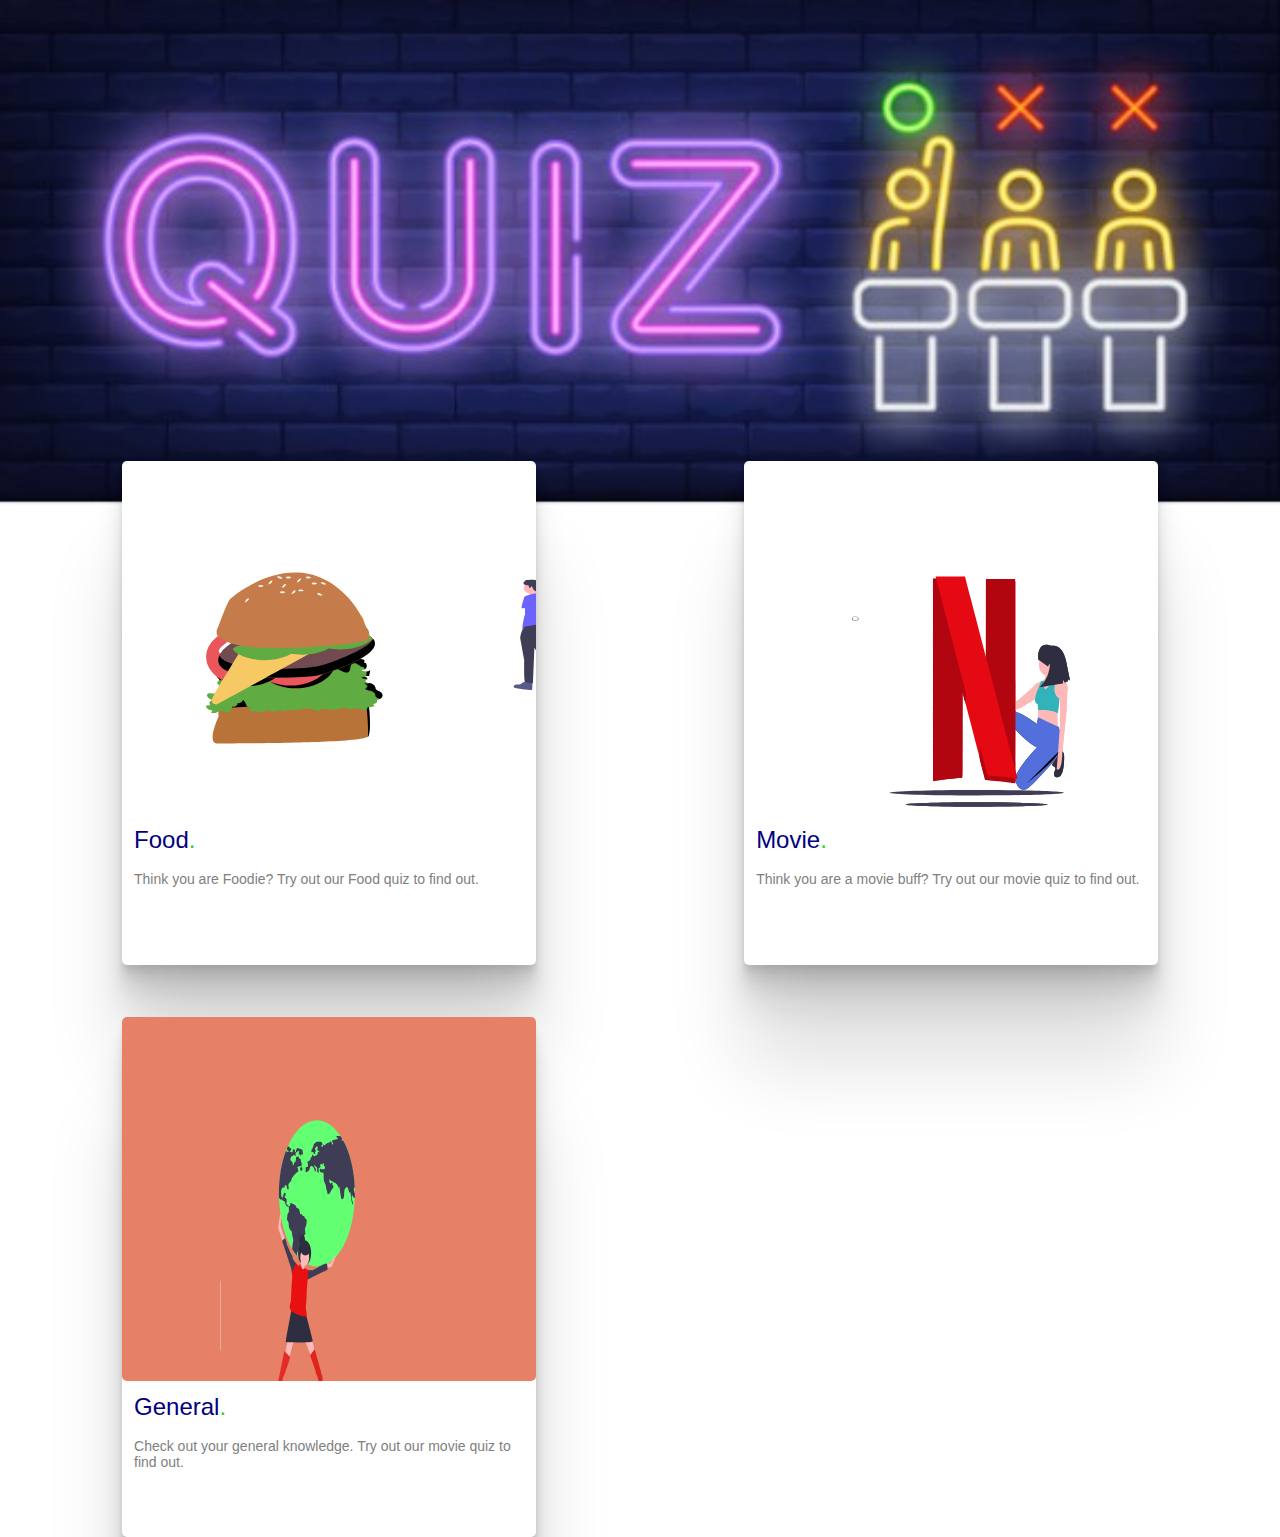
<file: index.html>
<!DOCTYPE html>
<html lang="en">
  <head>
    <meta charset="UTF-8" />
    <meta name="viewport" content="width=device-width, initial-scale=1.0" />

    <meta http-equiv="X-UA-Compatible" content="ie=edge" />
    <title>Quiz</title>
    <link rel="stylesheet" href="index.css" />
  </head>
  <body>
    <section class="quiz-select">
      <a href="sec.html" target="_blank" noopener noreferrer>
        <div class="box">
          <div class="image-container sports">
            <img src="image/food.svg" alt="Food" width="100%" height="100%" />
          </div>
          <p class="type">Food<span class="dot">.</span></p>
          <p class="type-text">
            Think you are Foodie? Try out our Food quiz to find out.
          </p>
        </div>
      </a>
      <a href="movie.html" target="_blank" noopener noreferrer>
        <div class="box">
          <div class="image-container movie">
            <img src="image/movie.svg" alt="movie" width="100%" height="100%" />
          </div>
          <p class="type">Movie<span class="dot">.</span></p>
          <p class="type-text">
            Think you are a movie buff? Try out our movie quiz to find out.
          </p>
        </div>
      </a>
      <a href="general.html" target="_blank" noopener noreferrer>
        <div class="box">
          <div class="image-container general">
            <img
              src="image/general.svg"
              alt="general"
              width="100%"
              height="100%"
            />
          </div>
          <p class="type">General<span class="dot">.</span></p>
          <p class="type-text">
            Check out your general knowledge. Try out our movie quiz to find
            out.
          </p>
        </div>
      </a>
    </section>
  </body>
</html>
</file>
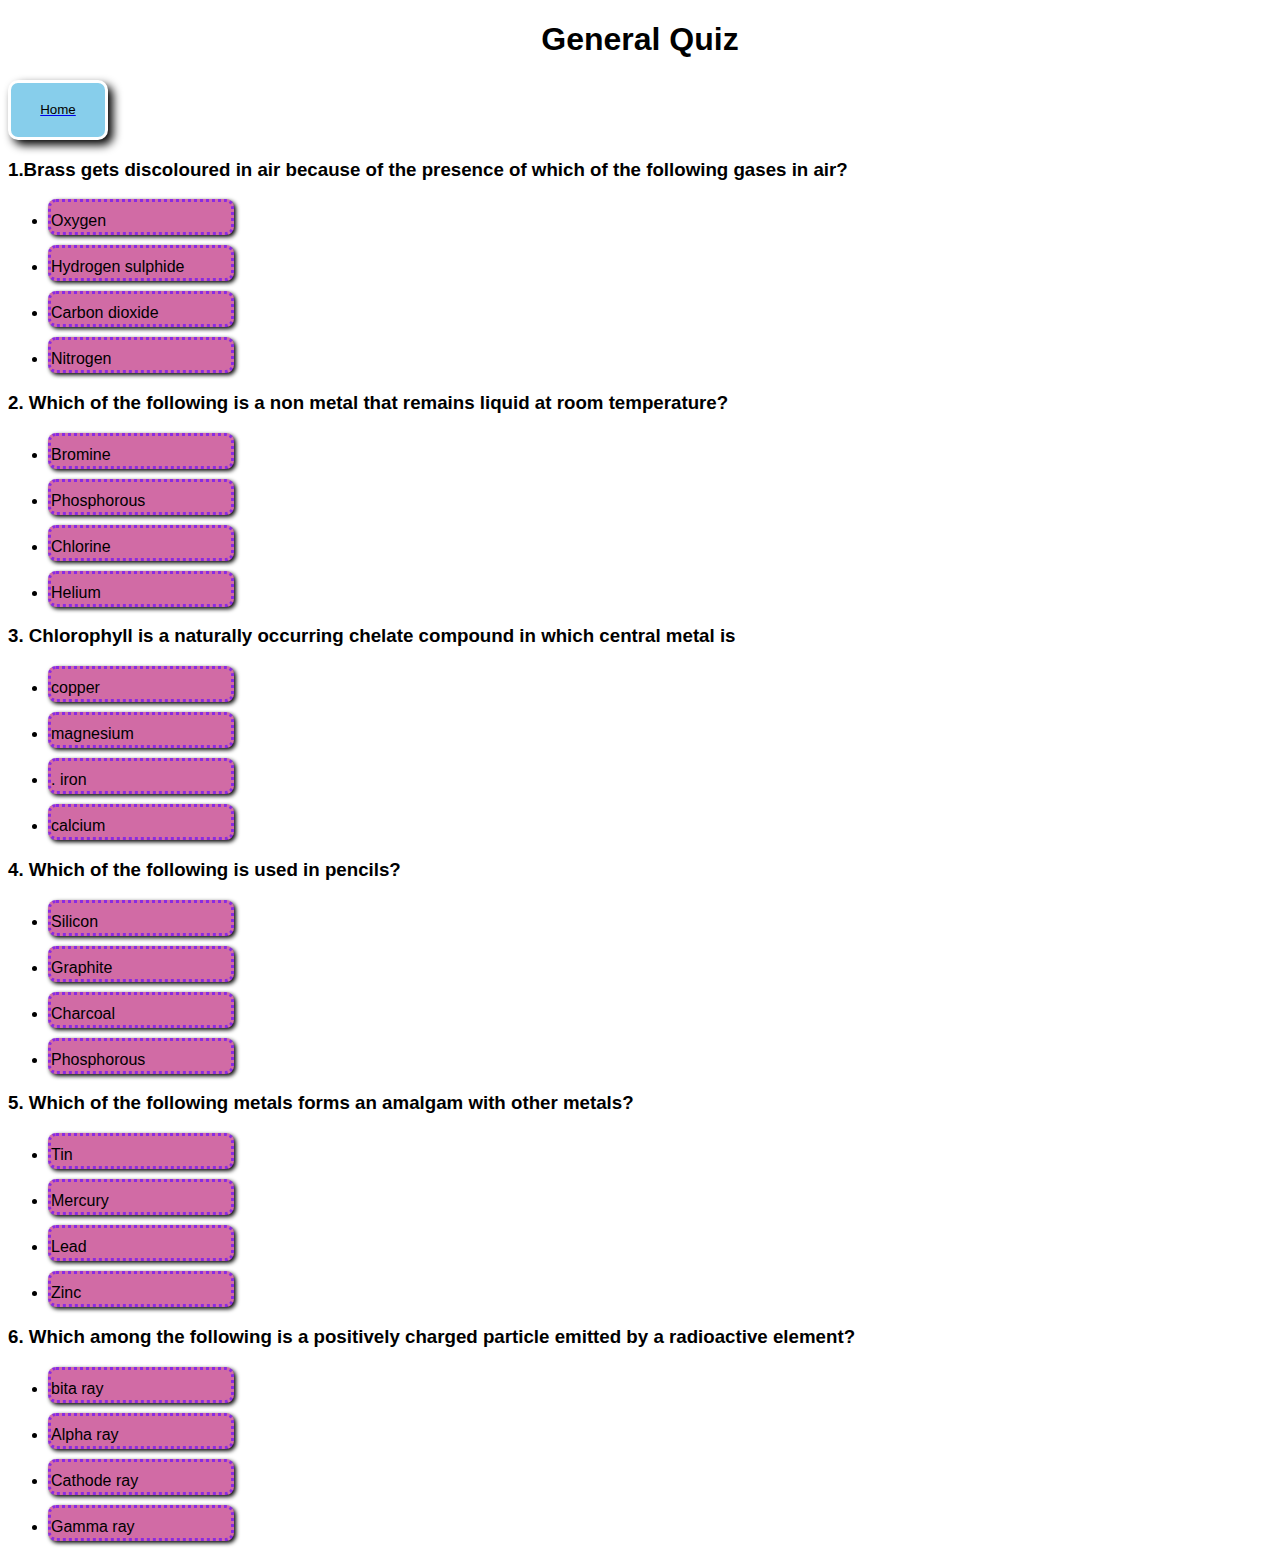
<file: general.html>
<!DOCTYPE html>
<html lang="en">
  <head>
    <meta charset="UTF-8" />
    <meta name="viewport" content="width=device-width, initial-scale=1.0" />
    <meta http-equiv="X-UA-Compatible" content="ie=edge" />
    <title>Quiz</title>
    <link rel="stylesheet" href="sec.css" />
    <div class="t">
      <center><h1>General Quiz</h1></center>
    </div>
  </head>
  <body >

 
    <div>
        <a href="index.html"><button>Home</button></a>
      <div class="">

        <h3>
          <span class="number">1.</span>Brass gets discoloured in air because of the presence of which of the following gases in air?

        </h3>
      </div>
      <div class="">
        <ul>
          <li>Oxygen</li>
          <li class="true ans2">Hydrogen sulphide</li>
          <li>	Carbon dioxide</li>
          <li>Nitrogen</li>
        </ul>
      </div>


      <div class="">
        <h3>
          <span class="number">2.</span> Which of the following is a non metal that remains liquid at room temperature?
  
        </h3>
      </div>
      <div class="">
        <ul>
         
          <li class="true ans2">Bromine </li>

          <li>Phosphorous</li>
          <li>Chlorine</li>
          <li>	Helium</li>
        </ul>
      </div>

      <div class="">
        <h3>
          <span class="number">3.</span>	
          Chlorophyll is a naturally occurring chelate compound in which central metal is
  
       </h3>
      </div>
      <div class="">
        <ul>
         
          <li>	copper</li>
          <li class="true ans2">magnesium </li>

         
          <li>.	iron</li>
          <li>	calcium</li>
        </ul>
      </div>


      <div class="">
        <h3>
          <span class="number">4.</span> Which of the following is used in pencils?
  
        </h3>
      </div>
      <div class="">
        <ul>
         
          <li>Silicon</li>
          <li class="true ans2">Graphite </li>

         
          <li>Charcoal</li>
          <li>	Phosphorous</li>
        </ul>
      </div>

    
      <div class="">
        <h3>
          <span class="number">5.</span> 	
          Which of the following metals forms an amalgam with other metals?
  
        </h3>
      </div>
      <div class="">
        <ul>
         
          <li>Tin</li>
          <li class="true ans2">Mercury</li>

         
          <li>Lead</li>
          <li>Zinc</li>
        </ul>
      </div>

      <div class="">
        <h3>
          <span class="number">6.</span> 	
          	
Which among the following is a positively charged particle emitted by a radioactive element?
  
        </h3>
      </div>
      <div class="">
        <ul>
         
          <li>bita  ray</li>
          <li class="true ans2">Alpha ray</li>

         
          <li>Cathode ray</li>
          <li>Gamma ray</li>
        </ul>
      </div>

  </body>
</html>
</file>
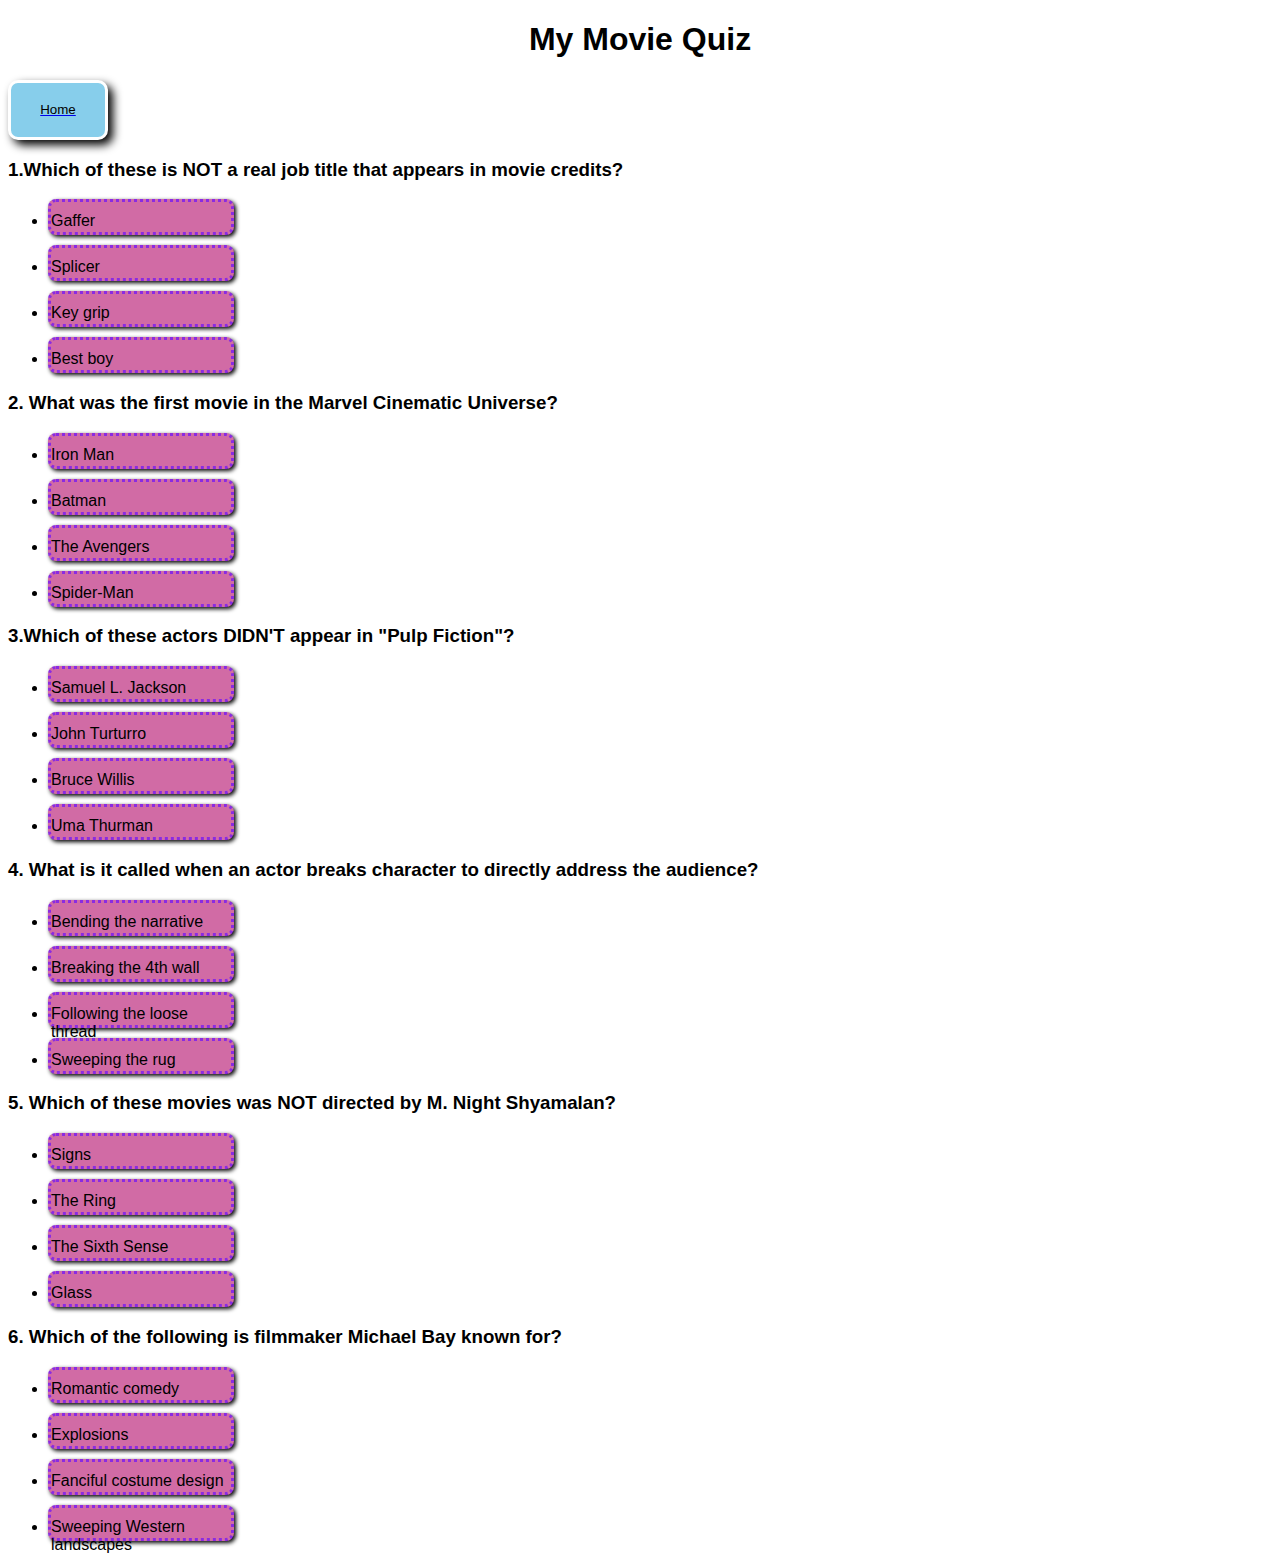
<file: movie.html>
<!DOCTYPE html>
<html lang="en">
  <head>
    <meta charset="UTF-8" />
    <meta name="viewport" content="width=device-width, initial-scale=1.0" />
    <meta http-equiv="X-UA-Compatible" content="ie=edge" />
    <title>Quiz</title>
    <link rel="stylesheet" href="sec.css" />
    <div class="t">
      <center><h1>My Movie Quiz</h1></center>
    </div>
  </head>
  <body >
    <div>
        <a href="index.html"><button>Home</button></a>
      <div class="">
        <h3>
          <span class="number">1.</span>Which of these is NOT a real job title that appears in movie credits?

        </h3>
      </div>
      <div class="">
        <ul>
          <li>Gaffer</li>
          <li class="true ans2">Splicer </li>
          <li>Key grip</li>
          <li>Best boy</li>
        </ul>
      </div>


      <div class="">
        <h3>
          <span class="number">2.</span> What was the first movie in the Marvel Cinematic Universe?
  
        </h3>
      </div>
      <div class="">
        <ul>
         
          <li class="true ans2">Iron Man </li>

          <li>Batman</li>
          <li>The Avengers</li>
          <li>Spider-Man</li>
        </ul>
      </div>

      <div class="">
        <h3>
          <span class="number">3.</span>Which of these actors DIDN'T appear in "Pulp Fiction"?
  
        </h3>
      </div>
      <div class="">
        <ul>
         
          <li>Samuel L. Jackson</li>
          <li class="true ans2">John Turturro </li>

         
          <li>Bruce Willis</li>
          <li>Uma Thurman</li>
        </ul>
      </div>


      <div class="">
        <h3>
          <span class="number">4.</span> What is it called when an actor breaks character to directly address the audience?
  
        </h3>
      </div>
      <div class="">
        <ul>
         
          <li>Bending the narrative</li>
          <li class="true ans2">Breaking the 4th wall </li>

         
          <li>Following the loose thread</li>
          <li>Sweeping the rug</li>
        </ul>
      </div>

    
      <div class="">
        <h3>
          <span class="number">5.</span> Which of these movies was NOT directed by M. Night Shyamalan?
  
        </h3>
      </div>
      <div class="">
        <ul>
         
          <li>Signs</li>
          <li class="true ans2">The Ring </li>

         
          <li>The Sixth Sense</li>
          <li>Glass</li>
        </ul>
      </div>

      <div class="">
        <h3>
          <span class="number">6.</span>  Which of the following is filmmaker Michael Bay known for?
  
        </h3>
      </div>
      <div class="">
        <ul>
         
          <li>Romantic comedy</li>
          <li class="true ans2">Explosions </li>

         
          <li>Fanciful costume design</li>
          <li>Sweeping Western landscapes</li>
        </ul>
      </div>

  </body>
</html>
</file>
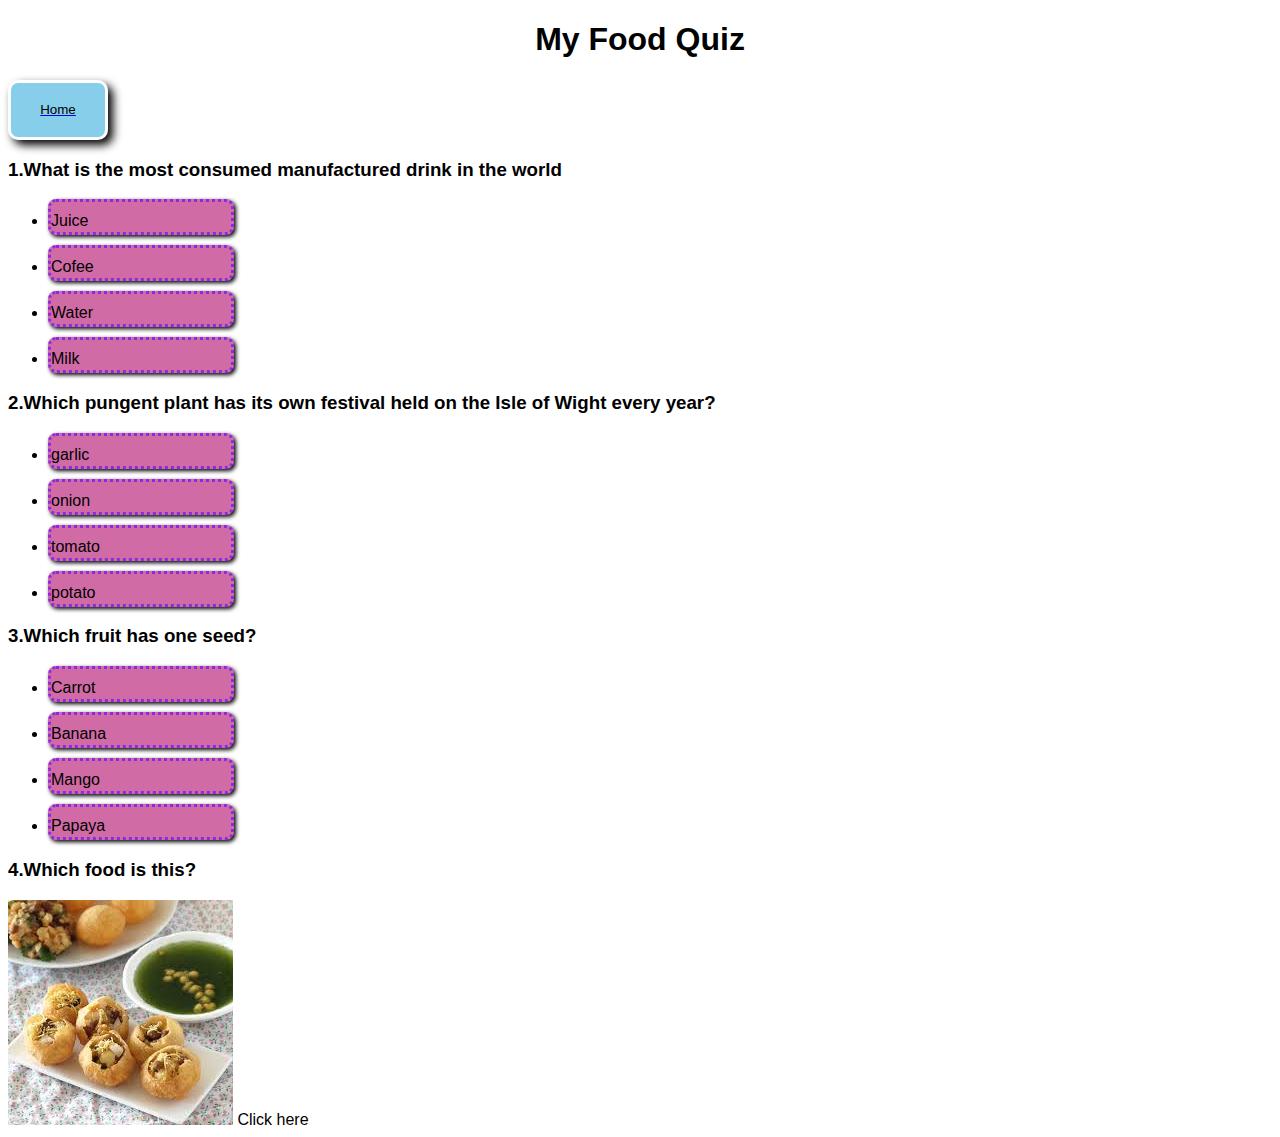
<file: sec.html>
<!DOCTYPE html>
<html lang="en">
  <head>
    <meta charset="UTF-8" />
    <meta name="viewport" content="width=device-width, initial-scale=1.0" />
    <meta http-equiv="X-UA-Compatible" content="ie=edge" />
    <title>Quiz</title>
    <link rel="stylesheet" href="sec.css" />
    <div class="t">
      <center><h1>My Food Quiz</h1></center>
    </div>
  </head>
  <body class="hole">
    <div>
        <a href="index.html"><button>Home</button></a>
      <!-- <h3>1.What is the most consumed manufactured drink in the world?</h3>
      <ol>
        <li>
          <i>cofee</i>
        </li>
        <li>
          <i>milk</i>
        </li>
        <li>
          <i>water</i>
        </li>
        <li>
          <b>cofee</b>
        </li>
      </ol> -->
      <div class="">
        <h3>
          <span class="number">1.</span>What is the most consumed manufactured
          drink in the world
        </h3>
      </div>
      <div class="">
        <ul>
          <li>Juice</li>
          <li class="true ans2">Cofee</li>
          <li>Water</li>
          <li>Milk</li>
        </ul>
      </div>


      <div class="">
        <h3>
          <span class="number">2.</span>Which pungent plant has its own festival held on the Isle of Wight
          every year?
  
        </h3>
      </div>
      <div class="">
        <ul>
         
          <li class="true ans2">garlic</li>

          <li>onion</li>
          <li>tomato</li>
          <li>potato</li>
        </ul>
      </div>

      <div class="">
        <h3>
          <span class="number">3.</span>Which fruit has one seed?
  
        </h3>
      </div>
      <div class="">
        <ul>
         
          <li>Carrot</li>
          <li class="true ans2">Banana</li>

         
          <li>Mango</li>
          <li>Papaya</li>
        </ul>
      </div>
      <!-- <div class="ans">
        <button onclick="Showq2()">Show Answer</button>
        <p class="ans" id="q2"><b class="text-white">Answer: </b></p>
      </div> -->
        

    
    <div>
      <h3>
        4.Which food is this?
      </h3>
      <div>
        <a href="https://foodviva.com/snacks-recipes/pani-puri/"
          ><img src="puri.jpg" alt="panipuri"
        /></a>
        <span class="tooltiptext">Click here</span>
      </div>
    </div>

        
      
    
  </body>
</html>
</file>
<file: index.css>
* {
  font-family: "Roboto", sans-serif;
  box-sizing: border-box;
}
h1 {
  color: white;
}

body {
  height: 100vh;
  margin: 0;
  padding: 0 5% 0 5%;
  background-image: url("image/bg1.jpg");

  background-repeat: no-repeat;
  background-size: contain;
}
s .title {
  display: flex;
  justify-content: space-between;
  margin: 10% 0 5% 5%;
  width: 100%;
  height: 30%;
}

.title-text {
  width: 30%;
}

.big-text {
  font-size: 50px;
  color: white;
  margin-bottom: 2%;
}

.app-desc {
  color: white;
}

.dot {
  color: limegreen;
}

.quiz-select {
  margin: 20% 5% 10% 5%;
  height: 60%;
  display: flex;
  flex-direction: row;
  justify-content: space-between;
}

a {
  width: 30%;
  text-decoration: none;
}

.box {
  box-shadow: 0 2.8px 2.2px rgba(0, 0, 0, 0.034),
    0 6.7px 5.3px rgba(0, 0, 0, 0.048), 0 12.5px 10px rgba(0, 0, 0, 0.06),
    0 22.3px 17.9px rgba(0, 0, 0, 0.072), 0 41.8px 33.4px rgba(0, 0, 0, 0.086),
    0 100px 80px rgba(0, 0, 0, 0.12);

  background: white;
  border-radius: 5px;
  width: 100%;
  height: 100%;
  display: flex;
  flex-direction: column;
  transition: transform 0.2s;
}

.image-container {
  height: 70%;
  width: 100%;

  border-radius: 5px;
}

.center {
  display: flex;
  justify-content: center;
  align-items: center;
}

.sports {
  background-image: radial-gradient(circle farthest-corner at 10% 20%);
}

.general {
  background-color: #e68066;
  background-image: radial-gradient(circle farthest-corner at 10% 20%);
}

.movie {
  background-image: radial-gradient(circle farthest-corner at 10% 20%);
}

.box:hover {
  transform: scale(1.1);
  cursor: pointer;
}

.type {
  margin: 3% 3% 1% 3%;
  color: navy;
  font-size: 24px;
}

.type-text {
  margin: 3%;
  font-size: 14px;
  color: gray;
}

@media (max-width: 768px) {
  .quiz-select {
    margin-top: 70%;
    flex-wrap: wrap;
  }
  a {
    margin-bottom: 5%;
    width: 100%;
  }
}

@media (min-width: 768px) and (max-width: 992px), (orientation: landscape) {
  .quiz-select {
    margin-top: 40%;
    flex-wrap: wrap;
  }
  a {
    margin-bottom: 5%;
    width: 40%;
  }
}
</file>
<file: sec.css>
.number {
  color: #000000;
  text-shadow: 2px 2px 3px white;
}
.true:hover {
  background-color: green;
}
a:hover {
  background-color: white;
  color: black;
  text-decoration: underline;
}
ul > li:hover {
  background-color: #d11313;
  border: blueviolet dotted;
}
ul > li {
  margin: 10px 10px 0px 0px;
  padding: 10px 0px;
  height: 10px;
  width: 180px;
  background-color: #d16ba5;
  border: blueviolet dotted;
  border-radius: 8px;
  box-shadow: 2px 2px 4px #000000;
}
* {
  font-family: "Roboto Condensed", sans-serif;
}

.font {
  font-size: 60px;
  color: white;
}
.center1 {
  height: 250%;
  display: flex;
  flex-direction: column;
  padding-top: 40px;
  align-items: center;
}
.button {
  text-decoration: none;
  background-color: skyblue;
  display: flex;
  justify-content: center;
  align-items: center;

  color: black;
  height: 60px;
  width: 100px;
  border: solid white;
  border-radius: 10px;
  box-shadow: 5px 5px 10px black;
  margin-top: 20px;
}
a > button {
  text-decoration: none;
  background-color: skyblue;
  display: flex;
  justify-content: center;
  align-items: center;

  color: black;
  height: 60px;
  width: 100px;
  border: solid white;
  border-radius: 10px;
  box-shadow: 5px 5px 10px black;
  margin-top: 20px;
}

.ques {
  padding: 10px 30px;
  height: 100%;
}
div > button {
  background-color: black;
  color: white;
  height: 40px;
  width: 100px;
}

div > button:hover {
  background-color: white;
  color: black;
}
</file>
